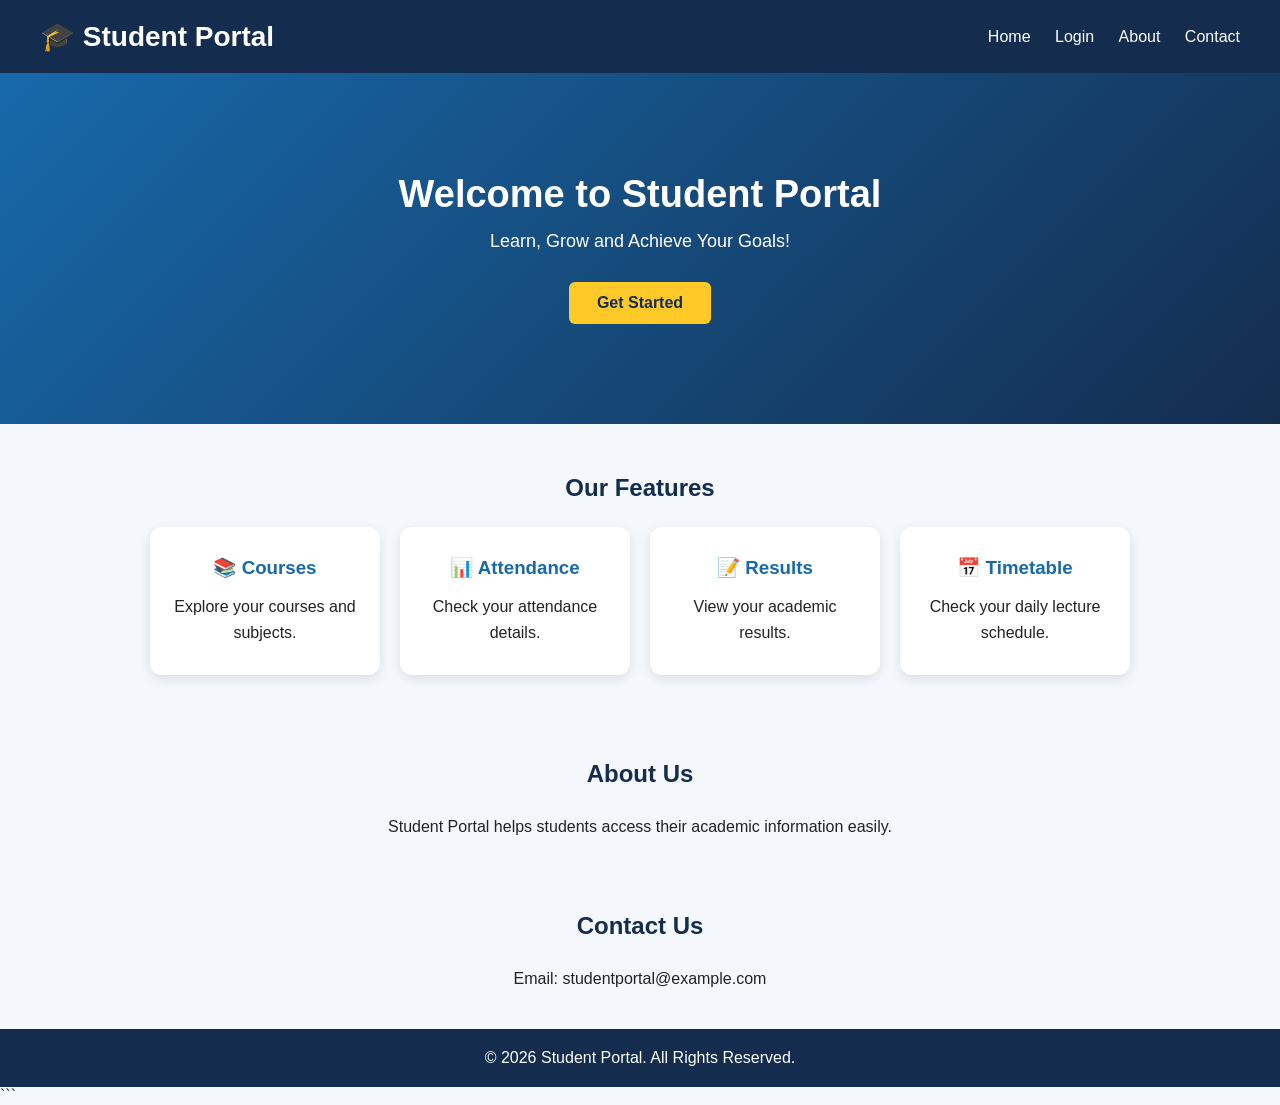
<file: index.html>
<!DOCTYPE html>
<html lang="en">
<head>
    <meta charset="UTF-8">
    <meta name="viewport" content="width=device-width, initial-scale=1.0">
    <title>Student Portal</title>
    <link rel="stylesheet" href="style.css">
</head>
<body>

    <header>
        <h1>🎓 Student Portal</h1>

        <nav>
            <a href="index.html">Home</a>
            <a href="login.html">Login</a>
            <a href="#about">About</a>
            <a href="#contact">Contact</a>
        </nav>
    </header>

    <section class="hero">
        <h2>Welcome to Student Portal</h2>
        <p>Learn, Grow and Achieve Your Goals!</p>
        <a href="login.html" class="btn">Get Started</a>
    </section>

    <section class="features">
        <h2>Our Features</h2>

        <div class="card-container">

            <div class="card">
                <h3>📚 Courses</h3>
                <p>Explore your courses and subjects.</p>
            </div>

            <div class="card">
                <h3>📊 Attendance</h3>
                <p>Check your attendance details.</p>
            </div>

            <div class="card">
                <h3>📝 Results</h3>
                <p>View your academic results.</p>
            </div>

            <div class="card">
                <h3>📅 Timetable</h3>
                <p>Check your daily lecture schedule.</p>
            </div>

        </div>
    </section>

    <section id="about">
        <h2>About Us</h2>
        <p>Student Portal helps students access their academic information easily.</p>
    </section>

    <section id="contact">
        <h2>Contact Us</h2>
        <p>Email: studentportal@example.com</p>
    </section>

    <footer>
        <p>&copy; 2026 Student Portal. All Rights Reserved.</p>
    </footer>

</body>
</html>
```
</file>
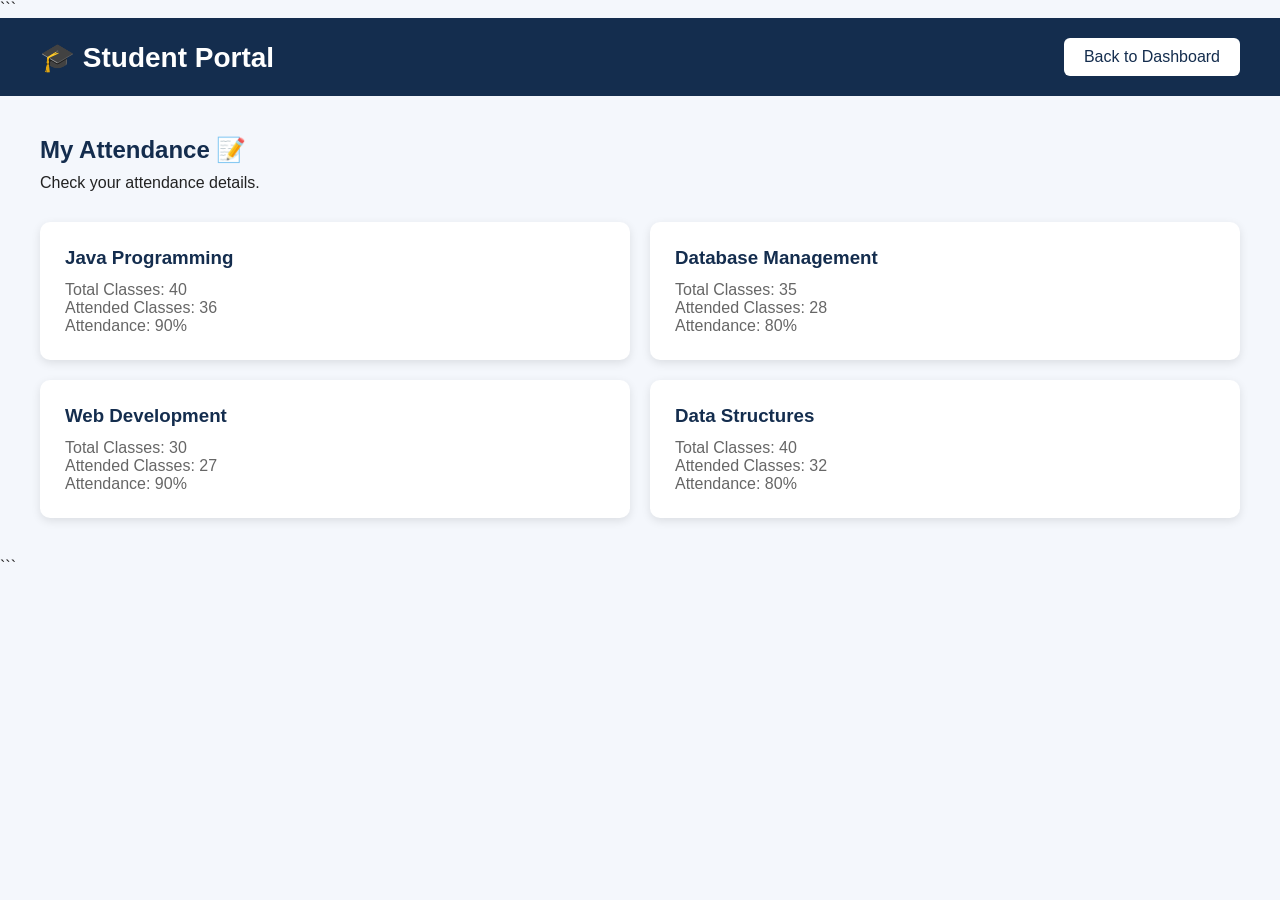
<file: attendance.html>
<!DOCTYPE html>

<html lang="en">
<head>
    <meta charset="UTF-8">
    <meta name="viewport" content="width=device-width, initial-scale=1.0">
    <title>Student Attendance</title>
    <link rel="stylesheet" href="style.css">
</head>
<body>

```
<header>
    <h1>🎓 Student Portal</h1>
    <a href="dashboard.html" class="logout-btn">Back to Dashboard</a>
</header>

<main class="dashboard">
    <h2>My Attendance 📝</h2>
    <p>Check your attendance details.</p>

    <div class="dashboard-cards">

        <div class="dashboard-card">
            <h3>Java Programming</h3>
            <p>Total Classes: 40</p>
            <p>Attended Classes: 36</p>
            <p>Attendance: 90%</p>
        </div>

        <div class="dashboard-card">
            <h3>Database Management</h3>
            <p>Total Classes: 35</p>
            <p>Attended Classes: 28</p>
            <p>Attendance: 80%</p>
        </div>

        <div class="dashboard-card">
            <h3>Web Development</h3>
            <p>Total Classes: 30</p>
            <p>Attended Classes: 27</p>
            <p>Attendance: 90%</p>
        </div>

        <div class="dashboard-card">
            <h3>Data Structures</h3>
            <p>Total Classes: 40</p>
            <p>Attended Classes: 32</p>
            <p>Attendance: 80%</p>
        </div>

    </div>
</main>
```

</body>
</html>
</file>
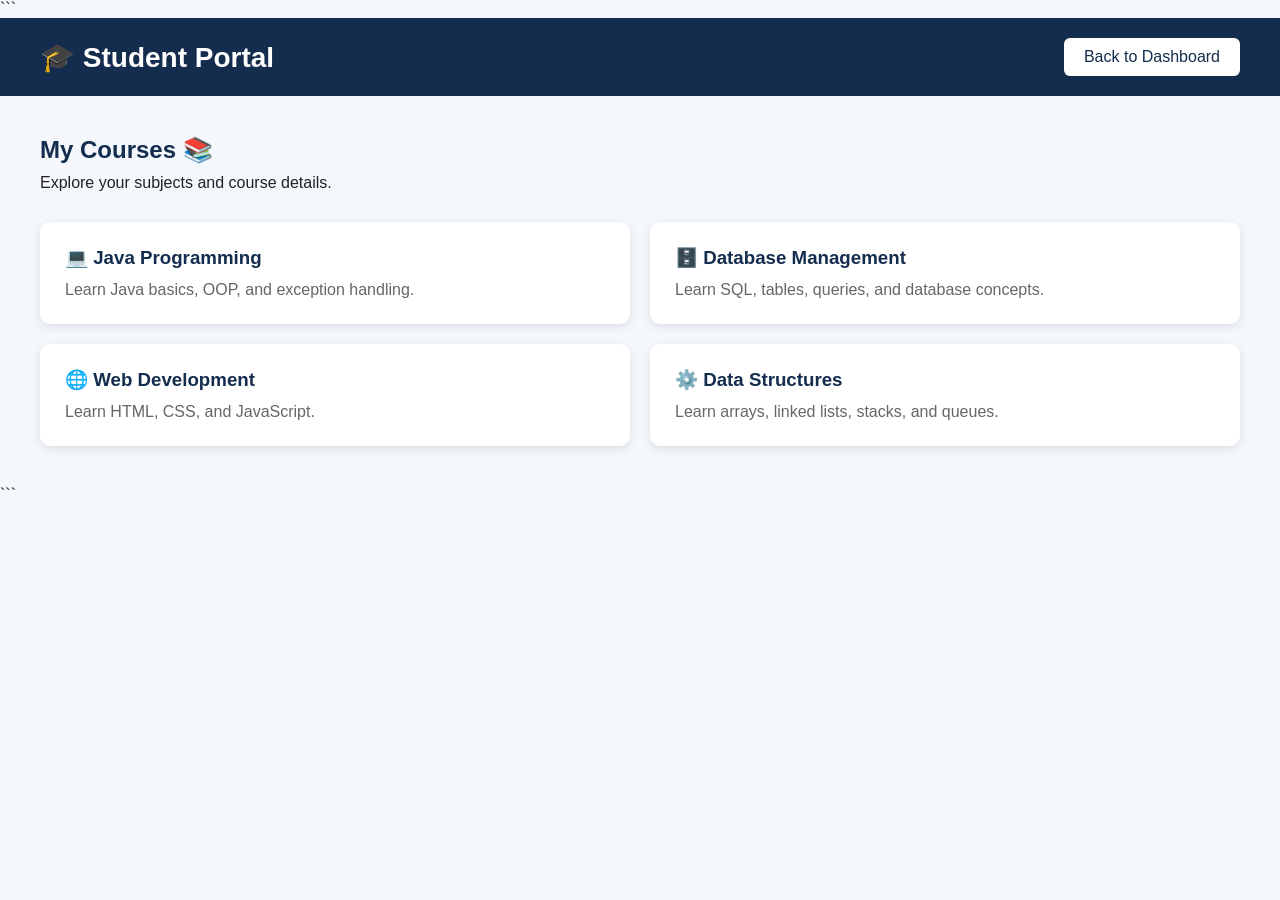
<file: courses.html>
<!DOCTYPE html>

<html lang="en">
<head>
    <meta charset="UTF-8">
    <meta name="viewport" content="width=device-width, initial-scale=1.0">
    <title>My Courses</title>
    <link rel="stylesheet" href="style.css">
</head>
<body>

```
<header>
    <h1>🎓 Student Portal</h1>
    <a href="dashboard.html" class="logout-btn">Back to Dashboard</a>
</header>

<main class="dashboard">
    <h2>My Courses 📚</h2>
    <p>Explore your subjects and course details.</p>

    <div class="dashboard-cards">

        <div class="dashboard-card">
            <h3>💻 Java Programming</h3>
            <p>Learn Java basics, OOP, and exception handling.</p>
        </div>

        <div class="dashboard-card">
            <h3>🗄️ Database Management</h3>
            <p>Learn SQL, tables, queries, and database concepts.</p>
        </div>

        <div class="dashboard-card">
            <h3>🌐 Web Development</h3>
            <p>Learn HTML, CSS, and JavaScript.</p>
        </div>

        <div class="dashboard-card">
            <h3>⚙️ Data Structures</h3>
            <p>Learn arrays, linked lists, stacks, and queues.</p>
        </div>

    </div>
</main>
```

</body>
</html>
</file>
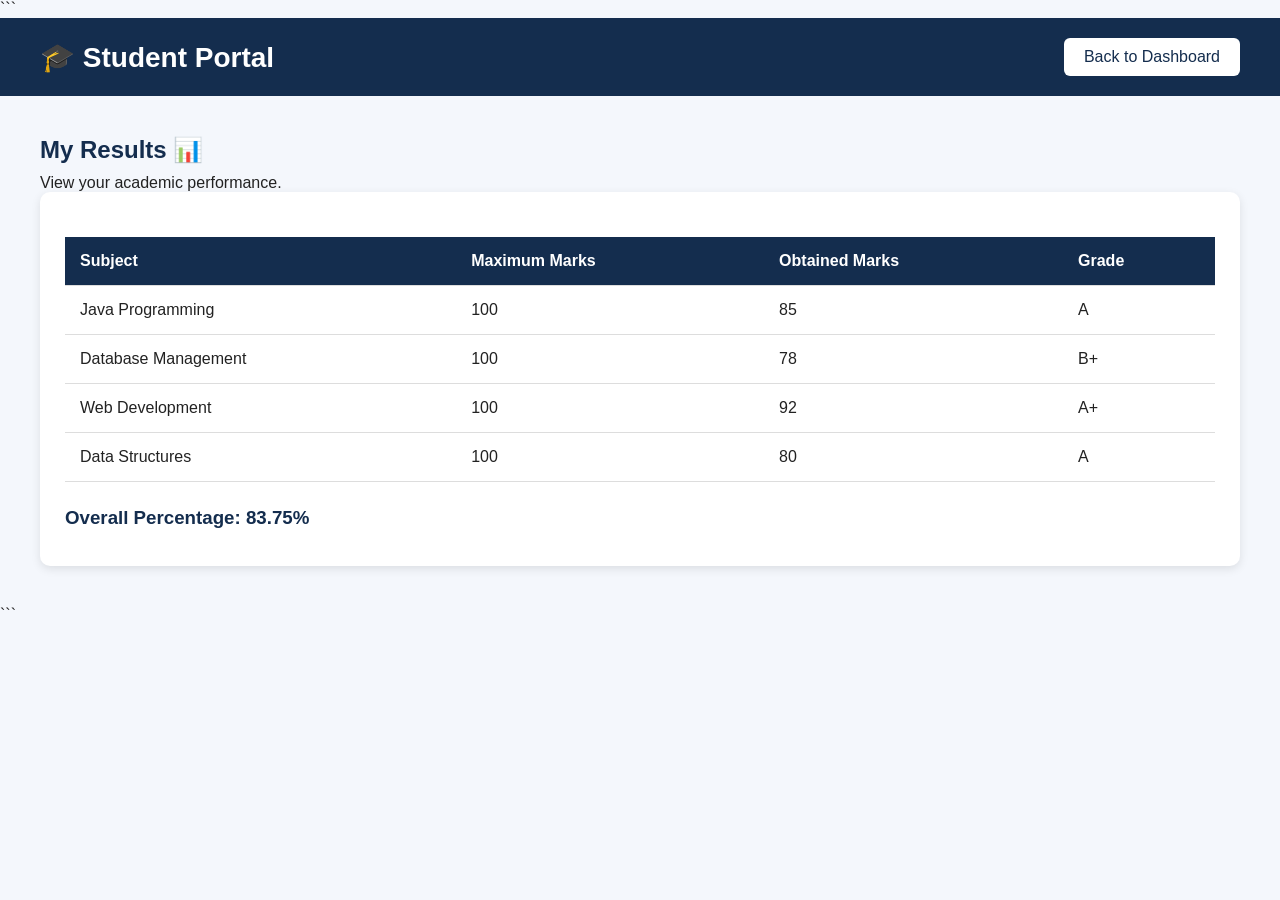
<file: results.html>
<!DOCTYPE html>

<html lang="en">
<head>
    <meta charset="UTF-8">
    <meta name="viewport" content="width=device-width, initial-scale=1.0">
    <title>Student Results</title>
    <link rel="stylesheet" href="style.css">
</head>
<body>

```
<header>
    <h1>🎓 Student Portal</h1>
    <a href="dashboard.html" class="logout-btn">Back to Dashboard</a>
</header>

<main class="dashboard">

    <h2>My Results 📊</h2>
    <p>View your academic performance.</p>

    <div class="dashboard-card">

        <table class="results-table">
            <thead>
                <tr>
                    <th>Subject</th>
                    <th>Maximum Marks</th>
                    <th>Obtained Marks</th>
                    <th>Grade</th>
                </tr>
            </thead>

            <tbody>
                <tr>
                    <td>Java Programming</td>
                    <td>100</td>
                    <td>85</td>
                    <td>A</td>
                </tr>

                <tr>
                    <td>Database Management</td>
                    <td>100</td>
                    <td>78</td>
                    <td>B+</td>
                </tr>

                <tr>
                    <td>Web Development</td>
                    <td>100</td>
                    <td>92</td>
                    <td>A+</td>
                </tr>

                <tr>
                    <td>Data Structures</td>
                    <td>100</td>
                    <td>80</td>
                    <td>A</td>
                </tr>
            </tbody>
        </table>

        <h3 class="result-summary">Overall Percentage: 83.75%</h3>

    </div>

</main>
```

</body>
</html>
</file>
<file: style.css>
*{
  margin: 0; 
  padding: 0;
  box-sizing: border-box;  
}
 
body { font-family: Arial, sans-serif;
     background-color: #f4f7fc; 
     color: #222;
}
      header {
         background-color: #142d4e;
          color: white;
           padding: 20px 40px;
            display: flex;
             justify-content: space-between;
              align-items: center; 
              flex-wrap: wrap;
    } 
    
    header h1 { 
        font-size: 28px;
    } 
    
    nav a { 
        color: white; 
        text-decoration: none;
        margin-left: 20px; 
        font-size: 16px; 
    } 
    
    nav a:hover { 
        color: #66d9ef; 
    } 
    
    .hero { 
        text-align: center; 
        padding: 100px 20px; 
        background: linear-gradient(135deg, #1769aa, #142d4e); 
        color: white; 
    } 
    
    .hero h2 { 
        font-size: 38px; 
        margin-bottom: 15px; 
    } 
    
    .hero p { 
        font-size: 18px; 
        margin-bottom: 30px; 
    } 
    
    .btn { 
        display: inline-block; 
        background-color: #ffca28; 
        color: #142d4e; 
        padding: 12px 28px; 
        border-radius: 6px; 
        text-decoration: none; 
        font-weight: bold; 
    } 
    .btn:hover { 
        background-color: white; 
    } 
    .features { 
        padding: 50px 20px; 
        text-align: center; 
    } 
    
    .features h2, #about h2, #contact h2 
    { margin-bottom: 25px; color: #142d4e; 
    
    
} 

.card-container { 
    display: flex; 
    justify-content: center; 
    flex-wrap: wrap; gap: 20px; 
} 

.card { 
    background-color: white; 
    padding: 30px 20px; width: 230px; 
    border-radius: 12px; 
    box-shadow: 0 4px 12px rgba(0, 0, 0, 0.1); 
    transition: transform 0.3s; 
} 

.card:hover { 
    transform: translateY(-7px); 
} 

.card h3 { 
    margin-bottom: 15px; 
    color: #1769aa; 
} 

.card p { 
    line-height: 1.6; 
} 

#about, #contact { 
    text-align: center; 
    padding: 35px 20px; 
} 

#about p, #contact p { 
    line-height: 1.8; 
} 

footer { 
    background-color: #142d4e; color: white; 
    text-align: center; 
    padding: 20px; 
} 

@media (max-width: 600px) { 
    header { 
        flex-direction: column; 
        gap: 20px; padding: 20px; 
    } 
    
    nav a { 
        display: inline-block; 
        margin: 5px; 
    } 
    
    .hero h2 { 
        font-size: 28px; 
    } 
    
    .card { 
        width: 100%; max-width: 320px; 
    } 
}
/* Student Dashboard */

header {
    background-color: #142d4e;
    color: white;
    padding: 20px 40px;
    display: flex;
    justify-content: space-between;
    align-items: center;
}

.logout-btn {
    background-color: white;
    color: #142d4e;
    padding: 10px 20px;
    text-decoration: none;
    border-radius: 6px;
}

.dashboard {
    padding: 40px;
}

.dashboard h2 {
    color: #142d4e;
    margin-bottom: 10px;
}

.dashboard-cards {
    display: grid;
    grid-template-columns: repeat(2, 1fr);
    gap: 20px;
    margin-top: 30px;
}

.dashboard-card {
    background-color: white;
    padding: 25px;
    border-radius: 10px;
    box-shadow: 0 3px 10px rgba(0, 0, 0, 0.1);
}

.dashboard-card h3 {
    color: #142d4e;
    margin-bottom: 12px;
}

.dashboard-card p {
    color: #666;
}

@media (max-width: 600px) {
    .dashboard-cards {
        grid-template-columns: 1fr;
    }

    .dashboard {
        padding: 20px;
    }

    header {
        padding: 15px;
    }
}

.profile-link {
    text-decoration: none;
    color: inherit;
    display: block;
}

.profile-link .dashboard-card {
    transition: transform 0.2s;
}

.profile-link .dashboard-card:hover {
    transform: translateY(-5px);
}

/* Student Results Table */

.results-table {
    width: 100%;
    border-collapse: collapse;
    margin-top: 20px;
}

.results-table th,
.results-table td {
    padding: 15px;
    text-align: left;
    border-bottom: 1px solid #ddd;
}

.results-table th {
    background-color: #142d4e;
    color: white;
}

.results-table tr:hover {
    background-color: #f4f7fc;
}

.result-summary {
    margin-top: 25px;
    color: #142d4e;
}

@media (max-width: 600px) {
    .results-table th,
    .results-table td {
        padding: 8px;
        font-size: 12px;
    }
}
</file>
